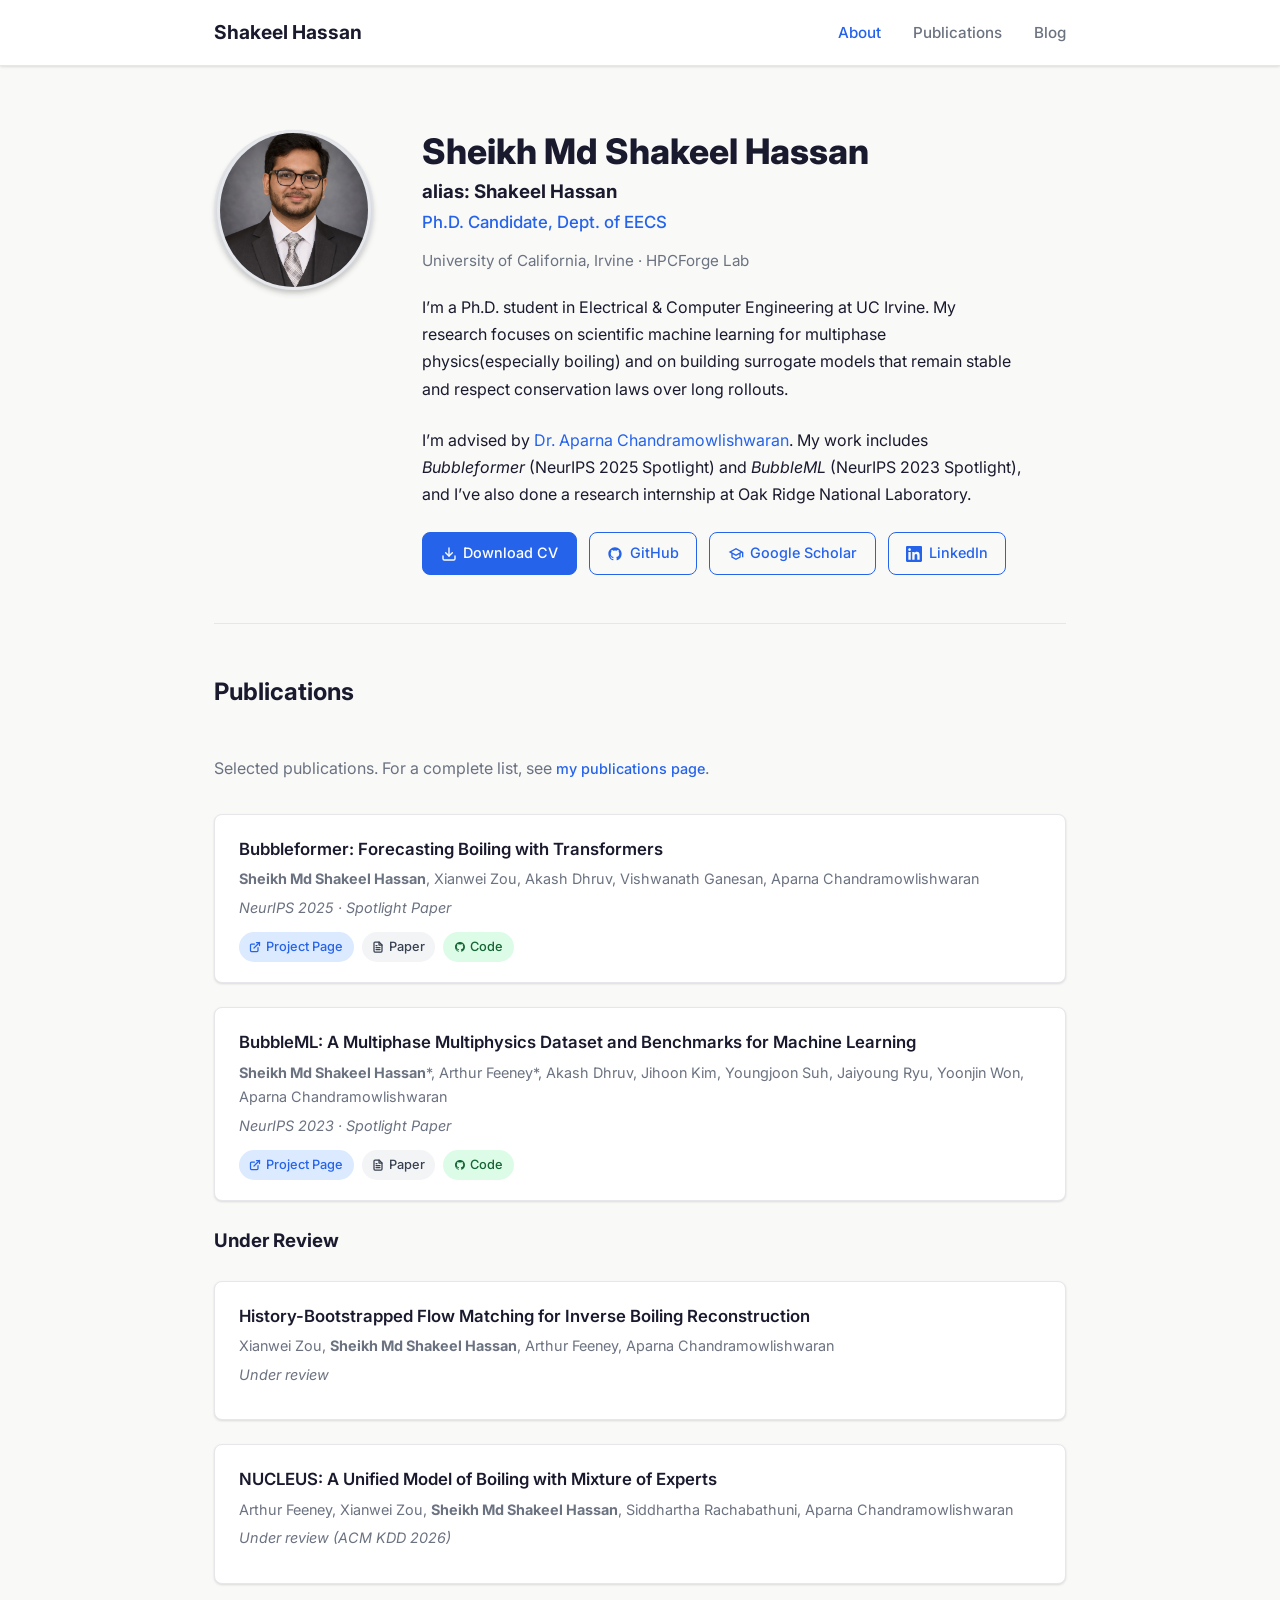
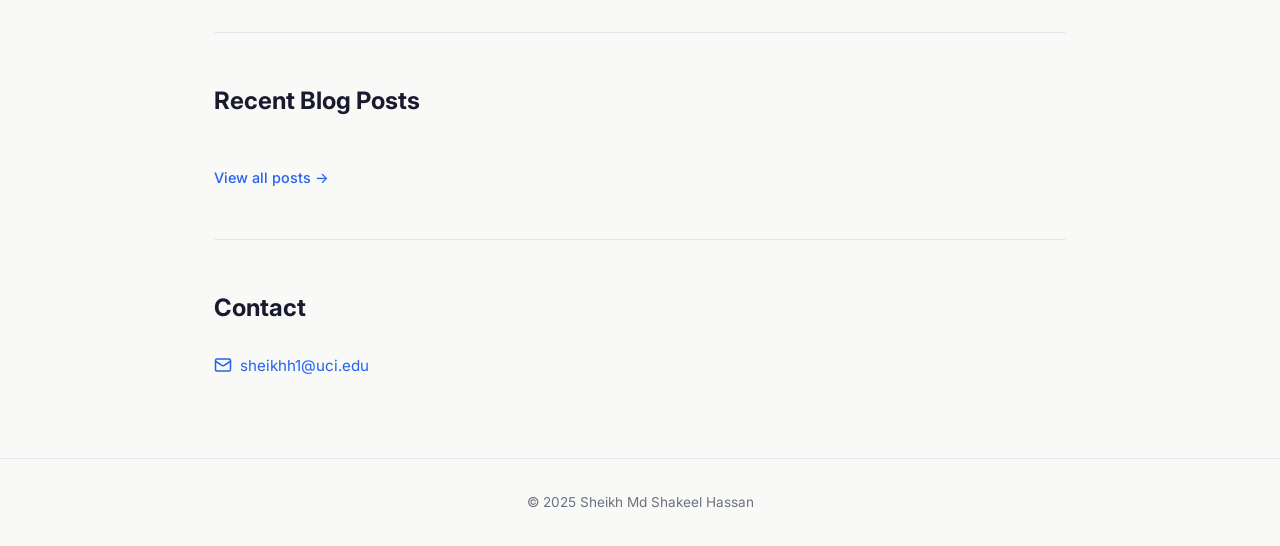
<file: index.html>
<!DOCTYPE html>
<html lang="en">
<head>
  <meta charset="UTF-8" />
  <meta name="viewport" content="width=device-width, initial-scale=1.0" />
  <title>Shakeel Hassan</title>
  <meta name="description" content="Personal website of Shakeel Hassan – researcher, engineer, and writer." />
  <link rel="preconnect" href="https://fonts.googleapis.com" />
  <link rel="preconnect" href="https://fonts.gstatic.com" crossorigin />
  <link href="https://fonts.googleapis.com/css2?family=Inter:wght@400;500;600;700;800&display=swap" rel="stylesheet" />
  <link rel="stylesheet" href="css/style.css" />
</head>
<body>

  <!-- ===== Navigation ===== -->
  <header class="site-header">
    <div class="container">
      <a href="index.html" class="site-title">Shakeel Hassan</a>
      <nav>
        <ul class="site-nav">
          <li><a href="#about" class="active">About</a></li>
          <li><a href="publications/index.html">Publications</a></li>
          <li><a href="blog/index.html">Blog</a></li>
        </ul>
      </nav>
    </div>
  </header>

  <main>
    <div class="container">

      <!-- ===== Hero / Bio ===== -->
      <section class="hero" id="about">
        <div class="hero-grid">
          <div class="profile-photo-placeholder" aria-hidden="true">
            <img src="assets/profile.png" alt="Photo of Shakeel Hassan" class="profile-photo" />
          </div>
          <div>
            <h1 class="hero-name">Sheikh Md Shakeel Hassan</h1>
            <h3>alias: Shakeel Hassan</h3>
            <p class="hero-title">Ph.D. Candidate, Dept. of EECS</p>
            <p class="hero-affiliation">University of California, Irvine · HPCForge Lab</p>
            <p class="hero-bio">
              I’m a Ph.D. student in Electrical & Computer Engineering at UC Irvine. 
              My research focuses on scientific machine learning for multiphase physics(especially boiling) and on building surrogate models that remain stable and respect conservation laws over long rollouts.
            </p>
            <p class="hero-bio">
              I’m advised by <a href="https://engineering.uci.edu/users/aparna-chandramowlishwaran" target="_blank" rel="noopener">Dr. Aparna Chandramowlishwaran</a>.
              My work includes <em>Bubbleformer</em> (NeurIPS 2025 Spotlight) and <em>BubbleML</em> (NeurIPS 2023 Spotlight),
              and I’ve also done a research internship at Oak Ridge National Laboratory.
            </p>
            <div class="hero-links">
              <a href="assets/cv.pdf" class="btn btn-primary" target="_blank" rel="noopener">
                <!-- download icon -->
                <svg width="16" height="16" viewBox="0 0 24 24" fill="none" stroke="currentColor" stroke-width="2" stroke-linecap="round" stroke-linejoin="round" aria-hidden="true">
                  <path d="M21 15v4a2 2 0 0 1-2 2H5a2 2 0 0 1-2-2v-4"/>
                  <polyline points="7 10 12 15 17 10"/>
                  <line x1="12" y1="15" x2="12" y2="3"/>
                </svg>
                Download CV
              </a>
              <a href="https://github.com/shakeel-hassan" class="btn btn-outline" target="_blank" rel="noopener">
                <svg width="16" height="16" viewBox="0 0 24 24" fill="currentColor" aria-hidden="true">
                  <path d="M12 2C6.477 2 2 6.477 2 12c0 4.418 2.865 8.166 6.839 9.489.5.092.682-.217.682-.482 0-.237-.009-.868-.013-1.703-2.782.604-3.369-1.342-3.369-1.342-.454-1.154-1.11-1.462-1.11-1.462-.908-.62.069-.608.069-.608 1.003.07 1.531 1.03 1.531 1.03.892 1.529 2.341 1.087 2.91.832.092-.647.35-1.088.636-1.338-2.22-.253-4.555-1.11-4.555-4.943 0-1.091.39-1.984 1.029-2.683-.103-.253-.446-1.27.098-2.647 0 0 .84-.269 2.75 1.025A9.578 9.578 0 0 1 12 6.836a9.59 9.59 0 0 1 2.504.337c1.909-1.294 2.747-1.025 2.747-1.025.546 1.377.202 2.394.1 2.647.64.699 1.028 1.592 1.028 2.683 0 3.842-2.339 4.687-4.566 4.935.359.309.678.919.678 1.852 0 1.336-.012 2.415-.012 2.743 0 .267.18.578.688.48C19.138 20.163 22 16.418 22 12c0-5.523-4.477-10-10-10z"/>
                </svg>
                GitHub
              </a>
              <a href="https://tinyurl.com/shakeelscholar" class="btn btn-outline" target="_blank" rel="noopener">
                <!-- scholar icon -->
                <svg width="16" height="16" viewBox="0 0 24 24" fill="currentColor" aria-hidden="true">
                  <path d="M12 3L1 9l4 2.18v6L12 21l7-3.82v-6l2-1.09V17h2V9L12 3zm6.82 6L12 12.72 5.18 9 12 5.28 18.82 9zM17 15.99l-5 2.73-5-2.73v-3.72L12 15l5-2.73v3.72z"/>
                </svg>
                Google Scholar
              </a>
              <a href="https://www.linkedin.com/in/smdshakeelhassan/" class="btn btn-outline" target="_blank" rel="noopener">
                <svg width="16" height="16" viewBox="0 0 24 24" fill="currentColor" aria-hidden="true">
                  <path d="M20.447 20.452h-3.554v-5.569c0-1.328-.027-3.037-1.852-3.037-1.853 0-2.136 1.445-2.136 2.939v5.667H9.351V9h3.414v1.561h.046c.477-.9 1.637-1.85 3.37-1.85 3.601 0 4.267 2.37 4.267 5.455v6.286zM5.337 7.433c-1.144 0-2.063-.926-2.063-2.065 0-1.138.92-2.063 2.063-2.063 1.14 0 2.064.925 2.064 2.063 0 1.139-.925 2.065-2.064 2.065zm1.782 13.019H3.555V9h3.564v11.452zM22.225 0H1.771C.792 0 0 .774 0 1.729v20.542C0 23.227.792 24 1.771 24h20.451C23.2 24 24 23.227 24 22.271V1.729C24 .774 23.2 0 22.222 0h.003z"/>
                </svg>
                LinkedIn
              </a>
            </div>
          </div>
        </div>
      </section>

      <!-- ===== Publications ===== -->
      <section class="section" id="publications">
        <h2 class="section-title">Publications</h2>
        <p class="section-subtitle">
          Selected publications. For a complete list, see <a href="publications/index.html" class="view-all-link">my publications page</a>.
        </p>

        <div class="publication-list">

          <!-- Publication 1 -->
          <article class="publication-card">
            <p class="pub-title">Bubbleformer: Forecasting Boiling with Transformers</p>
            <p class="pub-authors">
              <strong>Sheikh Md Shakeel Hassan</strong>, Xianwei Zou, Akash Dhruv, Vishwanath Ganesan, Aparna Chandramowlishwaran
            </p>
            <p class="pub-venue">NeurIPS 2025 · Spotlight Paper</p>
            <div class="pub-links">
              <a href="https://hpcforge.github.io/Bubbleformer/" class="tag tag-blue">
                <svg width="12" height="12" viewBox="0 0 24 24" fill="none" stroke="currentColor" stroke-width="2.5" stroke-linecap="round" stroke-linejoin="round" aria-hidden="true"><path d="M18 13v6a2 2 0 0 1-2 2H5a2 2 0 0 1-2-2V8a2 2 0 0 1 2-2h6"/><polyline points="15 3 21 3 21 9"/><line x1="10" y1="14" x2="21" y2="3"/></svg>
                Project Page
              </a>
              <a href="https://arxiv.org/pdf/2507.21244" class="tag tag-gray" target="_blank" rel="noopener">
                <svg width="12" height="12" viewBox="0 0 24 24" fill="none" stroke="currentColor" stroke-width="2.5" stroke-linecap="round" stroke-linejoin="round" aria-hidden="true"><path d="M14 2H6a2 2 0 0 0-2 2v16a2 2 0 0 0 2 2h12a2 2 0 0 0 2-2V8z"/><polyline points="14 2 14 8 20 8"/><line x1="16" y1="13" x2="8" y2="13"/><line x1="16" y1="17" x2="8" y2="17"/><polyline points="10 9 9 9 8 9"/></svg>
                Paper
              </a>
              <a href="https://github.com/HPCForge/bubbleformer/tree/main" class="tag tag-green" target="_blank" rel="noopener">
                <svg width="12" height="12" viewBox="0 0 24 24" fill="currentColor" aria-hidden="true"><path d="M12 2C6.477 2 2 6.477 2 12c0 4.418 2.865 8.166 6.839 9.489.5.092.682-.217.682-.482 0-.237-.009-.868-.013-1.703-2.782.604-3.369-1.342-3.369-1.342-.454-1.154-1.11-1.462-1.11-1.462-.908-.62.069-.608.069-.608 1.003.07 1.531 1.03 1.531 1.03.892 1.529 2.341 1.087 2.91.832.092-.647.35-1.088.636-1.338-2.22-.253-4.555-1.11-4.555-4.943 0-1.091.39-1.984 1.029-2.683-.103-.253-.446-1.27.098-2.647 0 0 .84-.269 2.75 1.025A9.578 9.578 0 0 1 12 6.836a9.59 9.59 0 0 1 2.504.337c1.909-1.294 2.747-1.025 2.747-1.025.546 1.377.202 2.394.1 2.647.64.699 1.028 1.592 1.028 2.683 0 3.842-2.339 4.687-4.566 4.935.359.309.678.919.678 1.852 0 1.336-.012 2.415-.012 2.743 0 .267.18.578.688.48C19.138 20.163 22 16.418 22 12c0-5.523-4.477-10-10-10z"/></svg>
                Code
              </a>
            </div>
          </article>

          <!-- Publication 2 -->
          <article class="publication-card">
            <p class="pub-title">
              BubbleML: A Multiphase Multiphysics Dataset and Benchmarks for Machine Learning
            </p>
            <p class="pub-authors">
              <strong>Sheikh Md Shakeel Hassan</strong>*, Arthur Feeney*, Akash Dhruv, Jihoon Kim, Youngjoon Suh, Jaiyoung Ryu, Yoonjin Won, Aparna Chandramowlishwaran
            </p>
            <p class="pub-venue">
              NeurIPS 2023 · Spotlight Paper
            </p>
            <div class="pub-links">
              <a href="https://hpcforge.github.io/BubbleML/" class="tag tag-blue">
                <svg width="12" height="12" viewBox="0 0 24 24" fill="none" stroke="currentColor" stroke-width="2.5" stroke-linecap="round" stroke-linejoin="round" aria-hidden="true"><path d="M18 13v6a2 2 0 0 1-2 2H5a2 2 0 0 1-2-2V8a2 2 0 0 1 2-2h6"/><polyline points="15 3 21 3 21 9"/><line x1="10" y1="14" x2="21" y2="3"/></svg>
                Project Page
              </a>
              <a href="https://proceedings.neurips.cc/paper_files/paper/2023/file/01726ae05d72ddba3ac784a5944fa1ef-Paper-Datasets_and_Benchmarks.pdf" class="tag tag-gray" target="_blank" rel="noopener">
                <svg width="12" height="12" viewBox="0 0 24 24" fill="none" stroke="currentColor" stroke-width="2.5" stroke-linecap="round" stroke-linejoin="round" aria-hidden="true"><path d="M14 2H6a2 2 0 0 0-2 2v16a2 2 0 0 0 2 2h12a2 2 0 0 0 2-2V8z"/><polyline points="14 2 14 8 20 8"/><line x1="16" y1="13" x2="8" y2="13"/><line x1="16" y1="17" x2="8" y2="17"/><polyline points="10 9 9 9 8 9"/></svg>
                Paper
              </a>
              <a href="https://github.com/HPCForge/BubbleML" class="tag tag-green" target="_blank" rel="noopener">
                <svg width="12" height="12" viewBox="0 0 24 24" fill="currentColor" aria-hidden="true"><path d="M12 2C6.477 2 2 6.477 2 12c0 4.418 2.865 8.166 6.839 9.489.5.092.682-.217.682-.482 0-.237-.009-.868-.013-1.703-2.782.604-3.369-1.342-3.369-1.342-.454-1.154-1.11-1.462-1.11-1.462-.908-.62.069-.608.069-.608 1.003.07 1.531 1.03 1.531 1.03.892 1.529 2.341 1.087 2.91.832.092-.647.35-1.088.636-1.338-2.22-.253-4.555-1.11-4.555-4.943 0-1.091.39-1.984 1.029-2.683-.103-.253-.446-1.27.098-2.647 0 0 .84-.269 2.75 1.025A9.578 9.578 0 0 1 12 6.836a9.59 9.59 0 0 1 2.504.337c1.909-1.294 2.747-1.025 2.747-1.025.546 1.377.202 2.394.1 2.647.64.699 1.028 1.592 1.028 2.683 0 3.842-2.339 4.687-4.566 4.935.359.309.678.919.678 1.852 0 1.336-.012 2.415-.012 2.743 0 .267.18.578.688.48C19.138 20.163 22 16.418 22 12c0-5.523-4.477-10-10-10z"/></svg>
                Code
              </a>
            </div>
          </article>

          <!-- Publication 3 -->
          <h3 class="section-mini-title">Under Review</h3>

            <article class="publication-card">
              <p class="pub-title">History-Bootstrapped Flow Matching for Inverse Boiling Reconstruction</p>
              <p class="pub-authors">Xianwei Zou, <strong>Sheikh Md Shakeel Hassan</strong>, Arthur Feeney, Aparna Chandramowlishwaran</p>
              <p class="pub-venue">Under review</p>
            </article>

            <article class="publication-card">
              <p class="pub-title">NUCLEUS: A Unified Model of Boiling with Mixture of Experts</p>
              <p class="pub-authors">
                Arthur Feeney, Xianwei Zou, <strong>Sheikh Md Shakeel Hassan</strong>, Siddhartha Rachabathuni, Aparna Chandramowlishwaran
              </p>
              <p class="pub-venue">Under review (ACM KDD 2026)</p>
            </article>

        </div>
      </section>

      <!-- ===== Blog ===== -->
      <section class="section" id="blog">
        <h2 class="section-title">Recent Blog Posts</h2>

        <!-- <div class="blog-list">

          <article class="blog-card">
            <div>
              <p class="blog-card-title">
                <a href="blog/posts/understanding-rlhf.html">Understanding Reinforcement Learning from Human Feedback</a>
              </p>
              <p class="blog-card-excerpt">
                A deep dive into RLHF — how it works, why it matters for large language models, and what the current open research questions are.
              </p>
            </div>
            <div class="blog-card-meta">
              <span class="blog-card-date">Feb 20, 2025</span>
              <span class="tag tag-blue">ML</span>
            </div>
          </article>

          <article class="blog-card">
            <div>
              <p class="blog-card-title">
                <a href="blog/posts/building-a-research-workflow.html">My Research Workflow: Tools and Habits that Work for Me</a>
              </p>
              <p class="blog-card-excerpt">
                After years of trial and error, here are the tools, habits, and mental models that keep me productive as a researcher.
              </p>
            </div>
            <div class="blog-card-meta">
              <span class="blog-card-date">Jan 10, 2025</span>
              <span class="tag tag-gray">Productivity</span>
            </div>
          </article>

          <article class="blog-card">
            <div>
              <p class="blog-card-title">
                <a href="blog/posts/multimodal-learning-primer.html">A Primer on Multimodal Learning</a>
              </p>
              <p class="blog-card-excerpt">
                What does it mean for a model to "see" and "read" at the same time? An accessible introduction to multimodal machine learning.
              </p>
            </div>
            <div class="blog-card-meta">
              <span class="blog-card-date">Nov 5, 2024</span>
              <span class="tag tag-blue">ML</span>
            </div>
          </article>

        </div> -->

        <a href="blog/index.html" class="view-all-link">View all posts →</a>
      </section>

      <!-- ===== Contact ===== -->
      <section class="section" id="contact">
        <h2 class="section-title">Contact</h2>
        <div class="contact-grid">
          <div class="contact-item">
            <svg width="18" height="18" viewBox="0 0 24 24" fill="none" stroke="currentColor" stroke-width="2" stroke-linecap="round" stroke-linejoin="round" aria-hidden="true"><rect x="2" y="4" width="20" height="16" rx="2"/><path d="m22 7-8.97 5.7a1.94 1.94 0 0 1-2.06 0L2 7"/></svg>
            <a href="mailto:sheikhh1@uci.edu">sheikhh1@uci.edu</a>
          </div>
      </section>

    </div><!-- /.container -->
  </main>

  <footer class="site-footer">
    <div class="container">
      <p>© 2025 Sheikh Md Shakeel Hassan</p>
    </div>
  </footer>

</body>
</html>
</file>
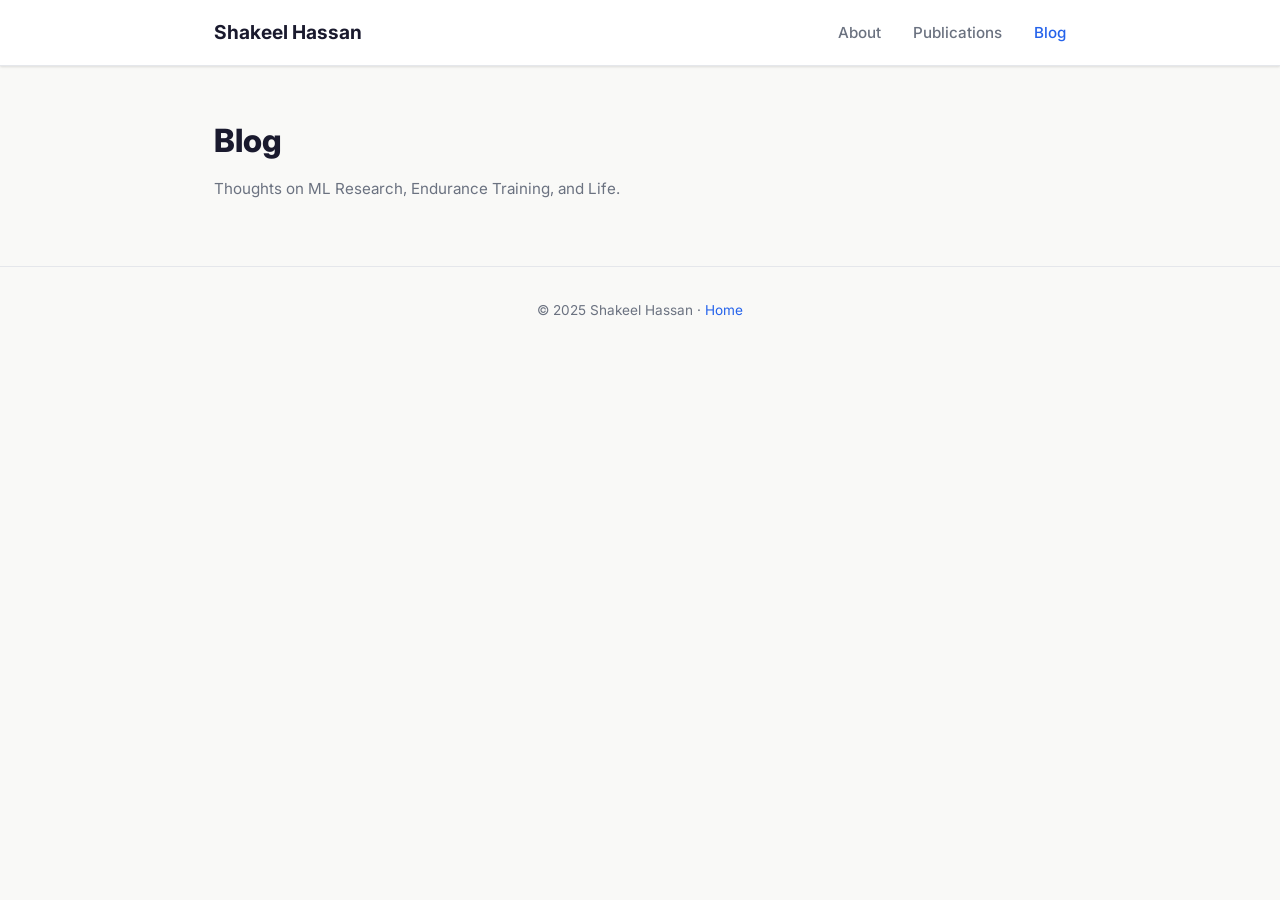
<file: blog/index.html>
<!DOCTYPE html>
<html lang="en">
<head>
  <meta charset="UTF-8" />
  <meta name="viewport" content="width=device-width, initial-scale=1.0" />
  <title>Blog – Shakeel Hassan</title>
  <meta name="description" content="Thoughts on machine learning, research, and software engineering by Shakeel Hassan." />
  <link rel="preconnect" href="https://fonts.googleapis.com" />
  <link rel="preconnect" href="https://fonts.gstatic.com" crossorigin />
  <link href="https://fonts.googleapis.com/css2?family=Inter:wght@400;500;600;700;800&display=swap" rel="stylesheet" />
  <link rel="stylesheet" href="../css/style.css" />
</head>
<body>

  <header class="site-header">
    <div class="container">
      <a href="../index.html" class="site-title">Shakeel Hassan</a>
      <nav>
        <ul class="site-nav">
          <li><a href="../index.html#about">About</a></li>
          <li><a href="../index.html#publications">Publications</a></li>
          <li><a href="index.html" class="active">Blog</a></li>
        </ul>
      </nav>
    </div>
  </header>

  <main>
    <div class="container">
      <div class="page-header">
        <h1>Blog</h1>
        <p class="meta">Thoughts on ML Research, Endurance Training, and Life.</p>
      </div>

      <!-- <div class="blog-page-list">

        <article class="blog-page-card">
          <h2><a href="posts/understanding-rlhf.html">Understanding Reinforcement Learning from Human Feedback</a></h2>
          <p class="meta">February 20, 2025 · <span class="tag tag-blue" style="font-size:0.78rem; padding:0.15rem 0.5rem;">ML</span></p>
          <p class="excerpt">
            A deep dive into RLHF — how it works, why it matters for large language models,
            and what the current open research questions are. We walk through reward modelling,
            PPO, and the subtle failure modes that make alignment hard.
          </p>
        </article>

        <article class="blog-page-card">
          <h2><a href="posts/building-a-research-workflow.html">My Research Workflow: Tools and Habits that Work for Me</a></h2>
          <p class="meta">January 10, 2025 · <span class="tag tag-gray" style="font-size:0.78rem; padding:0.15rem 0.5rem;">Productivity</span></p>
          <p class="excerpt">
            After years of trial and error, here are the tools, habits, and mental models that
            keep me productive as a researcher: from paper management to writing rituals and
            code organization.
          </p>
        </article>

        <article class="blog-page-card">
          <h2><a href="posts/multimodal-learning-primer.html">A Primer on Multimodal Learning</a></h2>
          <p class="meta">November 5, 2024 · <span class="tag tag-blue" style="font-size:0.78rem; padding:0.15rem 0.5rem;">ML</span></p>
          <p class="excerpt">
            What does it mean for a model to "see" and "read" at the same time? An accessible
            introduction to multimodal machine learning — from early fusion methods to
            modern contrastive and generative approaches.
          </p>
        </article>

      </div> -->
    </div>
  </main>

  <footer class="site-footer">
    <div class="container">
      <p>© 2025 Shakeel Hassan · <a href="../index.html">Home</a></p>
    </div>
  </footer>

</body>
</html>
</file>
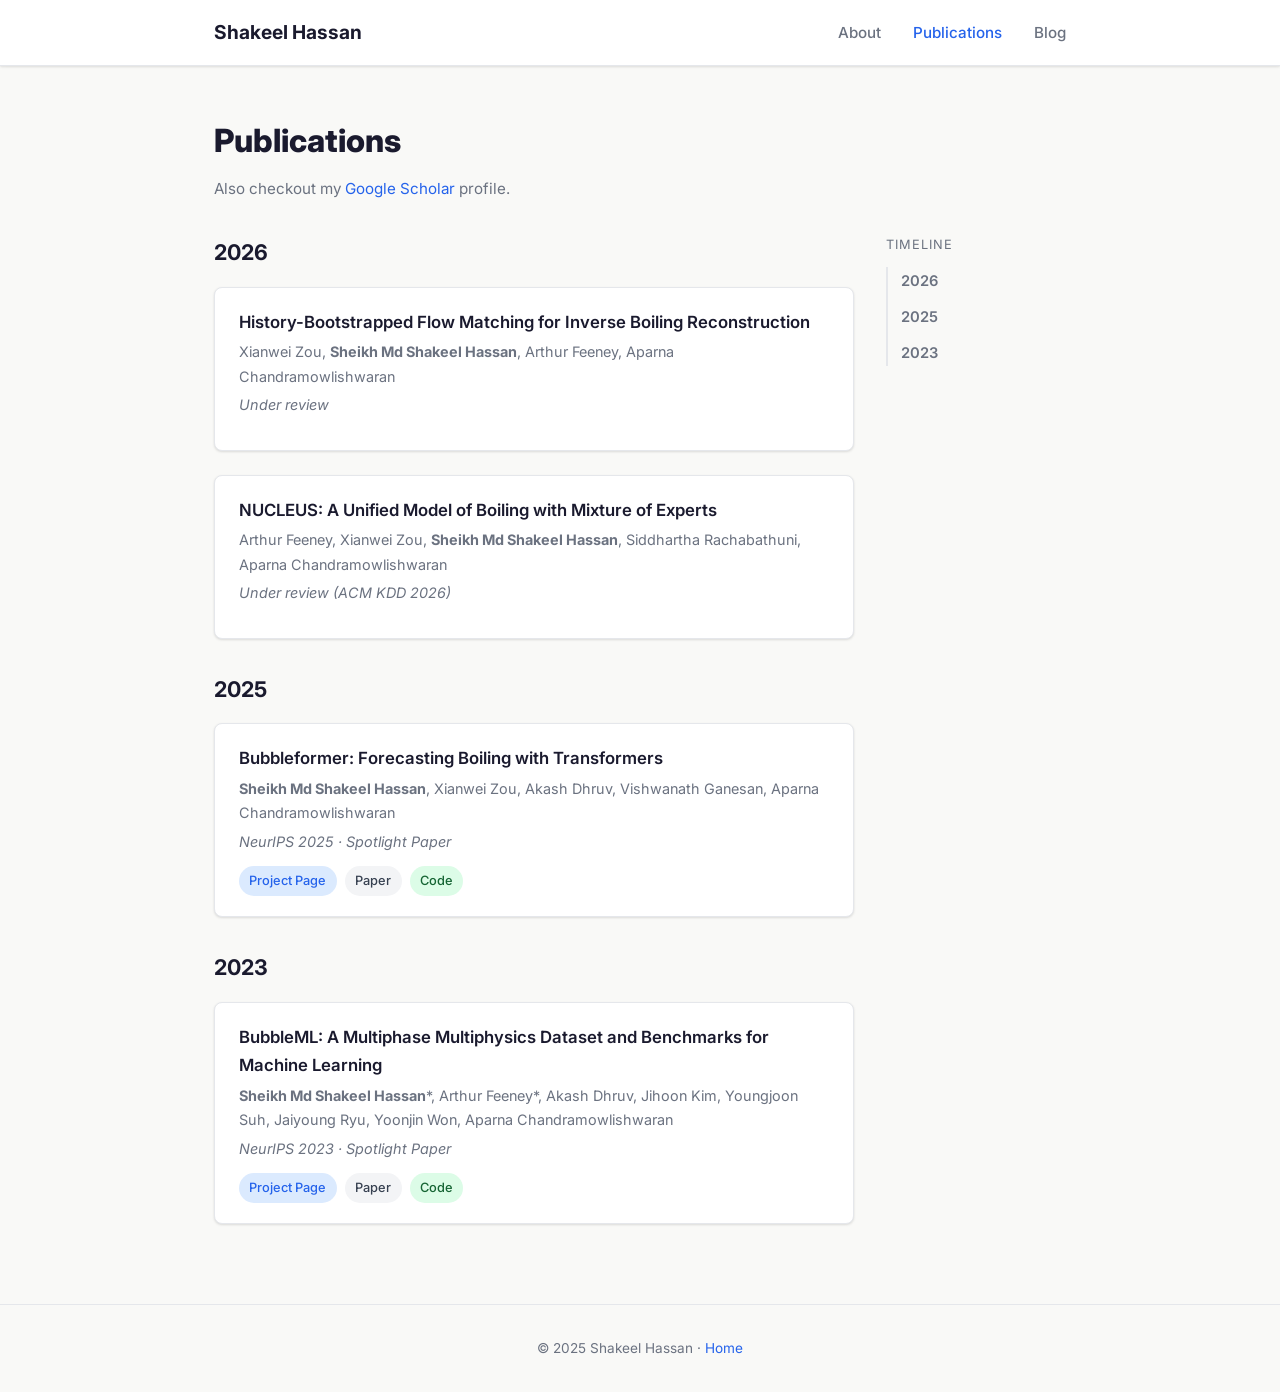
<file: publications/index.html>
<!DOCTYPE html>
<html lang="en">
<head>
  <meta charset="UTF-8" />
  <meta name="viewport" content="width=device-width, initial-scale=1.0" />
  <title>Publications – Shakeel Hassan</title>
  <meta name="description" content="Publications by Shakeel Hassan on scientific machine learning, multiphase boiling physics, and operator learning." />
  <link rel="preconnect" href="https://fonts.googleapis.com" />
  <link rel="preconnect" href="https://fonts.gstatic.com" crossorigin />
  <link href="https://fonts.googleapis.com/css2?family=Inter:wght@400;500;600;700;800&display=swap" rel="stylesheet" />
  <link rel="stylesheet" href="../css/style.css" />
</head>
<body>

  <header class="site-header">
    <div class="container">
      <a href="../index.html" class="site-title">Shakeel Hassan</a>
      <nav>
        <ul class="site-nav">
          <li><a href="../index.html#about">About</a></li>
          <li><a href="index.html" class="active">Publications</a></li>
          <li><a href="../blog/index.html">Blog</a></li>
        </ul>
      </nav>
    </div>
  </header>

  <main>
    <div class="container">
      <div class="page-header">
        <h1>Publications</h1>
        <p class="meta">
          Also checkout my <a href="https://tinyurl.com/shakeelscholar" target="_blank" rel="noopener">Google Scholar</a> profile.
        </p>
      </div>

      <div class="publications-layout">
        <section class="publications-main" aria-label="Publications by year">
          <div class="publication-year-group" id="year-2026">
            <h2 class="publication-year-heading">2026</h2>
            <div class="publication-list">
              <article class="publication-card">
                <p class="pub-title">History-Bootstrapped Flow Matching for Inverse Boiling Reconstruction</p>
                <p class="pub-authors">Xianwei Zou, <strong>Sheikh Md Shakeel Hassan</strong>, Arthur Feeney, Aparna Chandramowlishwaran</p>
                <p class="pub-venue">Under review</p>
              </article>

              <article class="publication-card">
                <p class="pub-title">NUCLEUS: A Unified Model of Boiling with Mixture of Experts</p>
                <p class="pub-authors">
                  Arthur Feeney, Xianwei Zou, <strong>Sheikh Md Shakeel Hassan</strong>, Siddhartha Rachabathuni, Aparna Chandramowlishwaran
                </p>
                <p class="pub-venue">Under review (ACM KDD 2026)</p>
              </article>
            </div>
          </div>

          <div class="publication-year-group" id="year-2025">
            <h2 class="publication-year-heading">2025</h2>
            <div class="publication-list">
              <article class="publication-card">
                <p class="pub-title">Bubbleformer: Forecasting Boiling with Transformers</p>
                <p class="pub-authors">
                  <strong>Sheikh Md Shakeel Hassan</strong>, Xianwei Zou, Akash Dhruv, Vishwanath Ganesan, Aparna Chandramowlishwaran
                </p>
                <p class="pub-venue">NeurIPS 2025 · Spotlight Paper</p>
                <div class="pub-links">
                  <a href="https://hpcforge.github.io/Bubbleformer/" class="tag tag-blue" target="_blank" rel="noopener">Project Page</a>
                  <a href="https://arxiv.org/pdf/2507.21244" class="tag tag-gray" target="_blank" rel="noopener">Paper</a>
                  <a href="https://github.com/HPCForge/bubbleformer/tree/main" class="tag tag-green" target="_blank" rel="noopener">Code</a>
                </div>
              </article>
            </div>
          </div>

          <div class="publication-year-group" id="year-2023">
            <h2 class="publication-year-heading">2023</h2>
            <div class="publication-list">
              <article class="publication-card">
                <p class="pub-title">
                  BubbleML: A Multiphase Multiphysics Dataset and Benchmarks for Machine Learning
                </p>
                <p class="pub-authors">
                  <strong>Sheikh Md Shakeel Hassan</strong>*, Arthur Feeney*, Akash Dhruv, Jihoon Kim, Youngjoon Suh,
                  Jaiyoung Ryu, Yoonjin Won, Aparna Chandramowlishwaran
                </p>
                <p class="pub-venue">NeurIPS 2023 · Spotlight Paper</p>
                <div class="pub-links">
                  <a href="https://hpcforge.github.io/BubbleML/" class="tag tag-blue" target="_blank" rel="noopener">Project Page</a>
                  <a href="https://proceedings.neurips.cc/paper_files/paper/2023/file/01726ae05d72ddba3ac784a5944fa1ef-Paper-Datasets_and_Benchmarks.pdf" class="tag tag-gray" target="_blank" rel="noopener">Paper</a>
                  <a href="https://github.com/HPCForge/BubbleML" class="tag tag-green" target="_blank" rel="noopener">Code</a>
                </div>
              </article>
            </div>
          </div>
        </section>

        <aside class="publication-timeline" aria-label="Publication timeline">
          <p class="publication-timeline-title">Timeline</p>
          <nav aria-label="Jump to publication year">
            <ul class="publication-timeline-list">
              <li><a href="#year-2026">2026</a></li>
              <li><a href="#year-2025">2025</a></li>
              <li><a href="#year-2023">2023</a></li>
            </ul>
          </nav>
        </aside>
      </div>
    </div>
  </main>

  <footer class="site-footer">
    <div class="container">
      <p>© 2025 Shakeel Hassan · <a href="../index.html">Home</a></p>
    </div>
  </footer>

</body>
</html>
</file>
<file: css/style.css>
/* ============================================================
   Global Reset & Base
   ============================================================ */
*, *::before, *::after {
  box-sizing: border-box;
  margin: 0;
  padding: 0;
}

:root {
  --color-bg: #f9f9f7;
  --color-surface: #ffffff;
  --color-primary: #2563eb;
  --color-primary-dark: #1d4ed8;
  --color-text: #1a1a2e;
  --color-muted: #6b7280;
  --color-border: #e5e7eb;
  --color-accent: #dbeafe;
  --font-sans: 'Inter', system-ui, -apple-system, sans-serif;
  --font-mono: 'Fira Code', 'Courier New', monospace;
  --radius: 0.5rem;
  --shadow: 0 1px 3px rgba(0,0,0,0.08), 0 1px 2px rgba(0,0,0,0.05);
  --shadow-md: 0 4px 6px rgba(0,0,0,0.07), 0 2px 4px rgba(0,0,0,0.05);
  --max-width: 900px;
}

html {
  scroll-behavior: smooth;
}

body {
  font-family: var(--font-sans);
  background: var(--color-bg);
  color: var(--color-text);
  line-height: 1.7;
  font-size: 16px;
}

a {
  color: var(--color-primary);
  text-decoration: none;
}

a:hover {
  color: var(--color-primary-dark);
  text-decoration: underline;
}

img {
  max-width: 100%;
  height: auto;
  display: block;
}

/* ============================================================
   Layout
   ============================================================ */
.container {
  max-width: var(--max-width);
  margin: 0 auto;
  padding: 0 1.5rem;
}

/* ============================================================
   Navigation
   ============================================================ */
.site-header {
  background: var(--color-surface);
  border-bottom: 1px solid var(--color-border);
  position: sticky;
  top: 0;
  z-index: 100;
  box-shadow: var(--shadow);
}

.site-header .container {
  display: flex;
  align-items: center;
  justify-content: space-between;
  padding-top: 1rem;
  padding-bottom: 1rem;
}

.site-title {
  font-size: 1.2rem;
  font-weight: 700;
  color: var(--color-text);
  text-decoration: none;
}

.site-title:hover {
  color: var(--color-primary);
  text-decoration: none;
}

.site-nav {
  display: flex;
  gap: 2rem;
  list-style: none;
}

.site-nav a {
  font-size: 0.95rem;
  font-weight: 500;
  color: var(--color-muted);
  transition: color 0.2s;
}

.site-nav a:hover,
.site-nav a.active {
  color: var(--color-primary);
  text-decoration: none;
}

/* ============================================================
   Hero / Bio
   ============================================================ */
.hero {
  padding: 4rem 0 3rem;
}

.hero-grid {
  display: grid;
  grid-template-columns: 160px 1fr;
  gap: 3rem;
  align-items: start;
}

.profile-photo {
  width: 160px;
  height: 160px;
  border-radius: 50%;
  object-fit: cover;
  border: 3px solid var(--color-border);
  box-shadow: var(--shadow-md);
  background: var(--color-accent);
}

.profile-photo-placeholder {
  width: 160px;
  height: 160px;
  border-radius: 50%;
  background: var(--color-accent);
  border: 3px solid var(--color-border);
  display: flex;
  align-items: center;
  justify-content: center;
  font-size: 4rem;
  box-shadow: var(--shadow-md);
}

.hero-name {
  font-size: 2.2rem;
  font-weight: 800;
  line-height: 1.2;
  margin-bottom: 0.25rem;
}

.hero-title {
  font-size: 1.05rem;
  color: var(--color-primary);
  font-weight: 500;
  margin-bottom: 0.75rem;
}

.hero-affiliation {
  font-size: 0.95rem;
  color: var(--color-muted);
  margin-bottom: 1.25rem;
}

.hero-bio {
  font-size: 1rem;
  color: var(--color-text);
  margin-bottom: 1.5rem;
  max-width: 600px;
}

.hero-links {
  display: flex;
  flex-wrap: wrap;
  gap: 0.75rem;
}

.btn {
  display: inline-flex;
  align-items: center;
  gap: 0.4rem;
  padding: 0.5rem 1.1rem;
  border-radius: var(--radius);
  font-size: 0.9rem;
  font-weight: 500;
  cursor: pointer;
  transition: background 0.2s, color 0.2s, box-shadow 0.2s;
  text-decoration: none;
}

.btn-primary {
  background: var(--color-primary);
  color: #fff;
  border: 1px solid var(--color-primary);
}

.btn-primary:hover {
  background: var(--color-primary-dark);
  color: #fff;
  text-decoration: none;
}

.btn-outline {
  background: transparent;
  color: var(--color-primary);
  border: 1px solid var(--color-primary);
}

.btn-outline:hover {
  background: var(--color-accent);
  color: var(--color-primary-dark);
  text-decoration: none;
}

/* ============================================================
   Sections
   ============================================================ */
.section {
  padding: 3rem 0;
  border-top: 1px solid var(--color-border);
}

.section-title {
  font-size: 1.5rem;
  font-weight: 700;
  margin-bottom: 1.5rem;
  color: var(--color-text);
}

.section-subtitle {
  font-size: 1rem;
  color: var(--color-muted);
  margin-bottom: 2rem;
}

/* ============================================================
   Publications
   ============================================================ */
.publication-list {
  display: flex;
  flex-direction: column;
  gap: 1.5rem;
}

.publication-card {
  background: var(--color-surface);
  border: 1px solid var(--color-border);
  border-radius: var(--radius);
  padding: 1.25rem 1.5rem;
  box-shadow: var(--shadow);
  transition: box-shadow 0.2s;
}

.publication-card:hover {
  box-shadow: var(--shadow-md);
}

.pub-title {
  font-size: 1.05rem;
  font-weight: 600;
  color: var(--color-text);
  margin-bottom: 0.25rem;
}

.pub-authors {
  font-size: 0.9rem;
  color: var(--color-muted);
  margin-bottom: 0.25rem;
}

.pub-venue {
  font-size: 0.9rem;
  font-style: italic;
  color: var(--color-muted);
  margin-bottom: 0.75rem;
}

.pub-links {
  display: flex;
  flex-wrap: wrap;
  gap: 0.5rem;
}

.tag {
  display: inline-flex;
  align-items: center;
  gap: 0.3rem;
  padding: 0.25rem 0.65rem;
  border-radius: 999px;
  font-size: 0.8rem;
  font-weight: 500;
  text-decoration: none;
  transition: background 0.2s, color 0.2s;
}

.tag-blue {
  background: var(--color-accent);
  color: var(--color-primary);
}

.tag-blue:hover {
  background: var(--color-primary);
  color: #fff;
  text-decoration: none;
}

.tag-gray {
  background: #f3f4f6;
  color: #374151;
}

.tag-gray:hover {
  background: #e5e7eb;
  color: #111;
  text-decoration: none;
}

.tag-green {
  background: #dcfce7;
  color: #166534;
}

.tag-green:hover {
  background: #16a34a;
  color: #fff;
  text-decoration: none;
}

/* ============================================================
   Blog
   ============================================================ */
.blog-list {
  display: flex;
  flex-direction: column;
  gap: 1.25rem;
}

.blog-card {
  background: var(--color-surface);
  border: 1px solid var(--color-border);
  border-radius: var(--radius);
  padding: 1.25rem 1.5rem;
  box-shadow: var(--shadow);
  display: flex;
  justify-content: space-between;
  align-items: flex-start;
  gap: 1rem;
  transition: box-shadow 0.2s;
}

.blog-card:hover {
  box-shadow: var(--shadow-md);
}

.blog-card-title {
  font-size: 1rem;
  font-weight: 600;
  color: var(--color-text);
  margin-bottom: 0.25rem;
}

.blog-card-title a {
  color: inherit;
}

.blog-card-title a:hover {
  color: var(--color-primary);
  text-decoration: none;
}

.blog-card-excerpt {
  font-size: 0.9rem;
  color: var(--color-muted);
}

.blog-card-meta {
  font-size: 0.8rem;
  color: var(--color-muted);
  white-space: nowrap;
  flex-shrink: 0;
}

.blog-card-date {
  display: block;
  text-align: right;
  margin-bottom: 0.25rem;
}

.view-all-link {
  margin-top: 1.25rem;
  display: inline-block;
  font-size: 0.9rem;
  font-weight: 500;
}

/* ============================================================
   Contact
   ============================================================ */
.contact-grid {
  display: flex;
  flex-wrap: wrap;
  gap: 1.5rem;
}

.contact-item {
  display: flex;
  align-items: center;
  gap: 0.5rem;
  font-size: 0.95rem;
  color: var(--color-text);
}

.contact-item svg {
  color: var(--color-primary);
  flex-shrink: 0;
}

/* ============================================================
   Footer
   ============================================================ */
.site-footer {
  border-top: 1px solid var(--color-border);
  padding: 2rem 0;
  margin-top: 2rem;
  text-align: center;
  font-size: 0.85rem;
  color: var(--color-muted);
}

/* ============================================================
   Publication / Blog Page
   ============================================================ */
.page-header {
  padding: 3rem 0 2rem;
}

.page-header h1 {
  font-size: 2rem;
  font-weight: 800;
  margin-bottom: 0.5rem;
}

.page-header .meta {
  color: var(--color-muted);
  font-size: 0.95rem;
}

.page-content {
  padding: 0 0 3rem;
}

.prose {
  max-width: 720px;
}

.prose h2 {
  font-size: 1.3rem;
  font-weight: 700;
  margin: 2rem 0 0.75rem;
}

.prose h3 {
  font-size: 1.1rem;
  font-weight: 600;
  margin: 1.5rem 0 0.5rem;
}

.prose p {
  margin-bottom: 1rem;
  line-height: 1.8;
}

.prose ul, .prose ol {
  margin: 0.75rem 0 1rem 1.5rem;
}

.prose li {
  margin-bottom: 0.4rem;
}

.prose pre {
  background: #1e293b;
  color: #e2e8f0;
  padding: 1rem 1.25rem;
  border-radius: var(--radius);
  overflow-x: auto;
  font-family: var(--font-mono);
  font-size: 0.875rem;
  margin: 1.25rem 0;
}

.prose code {
  font-family: var(--font-mono);
  font-size: 0.875em;
  background: #f1f5f9;
  padding: 0.1em 0.35em;
  border-radius: 0.25rem;
}

.prose pre code {
  background: none;
  padding: 0;
  font-size: inherit;
}

.prose blockquote {
  border-left: 4px solid var(--color-primary);
  padding-left: 1rem;
  color: var(--color-muted);
  margin: 1.25rem 0;
  font-style: italic;
}

.pub-abstract {
  background: var(--color-accent);
  border-left: 4px solid var(--color-primary);
  padding: 1rem 1.25rem;
  border-radius: 0 var(--radius) var(--radius) 0;
  margin: 1.5rem 0;
  font-size: 0.95rem;
  line-height: 1.75;
}

.pub-meta-grid {
  display: grid;
  grid-template-columns: auto 1fr;
  gap: 0.4rem 1rem;
  margin-bottom: 1.5rem;
  font-size: 0.95rem;
}

.pub-meta-grid dt {
  font-weight: 600;
  color: var(--color-muted);
}

/* ============================================================
   Blog index
   ============================================================ */
.blog-page-list {
  display: flex;
  flex-direction: column;
  gap: 1.5rem;
  padding-bottom: 3rem;
}

.blog-page-card {
  background: var(--color-surface);
  border: 1px solid var(--color-border);
  border-radius: var(--radius);
  padding: 1.5rem;
  box-shadow: var(--shadow);
  transition: box-shadow 0.2s;
}

.blog-page-card:hover {
  box-shadow: var(--shadow-md);
}

.blog-page-card h2 {
  font-size: 1.15rem;
  font-weight: 700;
  margin-bottom: 0.3rem;
}

.blog-page-card h2 a {
  color: var(--color-text);
}

.blog-page-card h2 a:hover {
  color: var(--color-primary);
  text-decoration: none;
}

.blog-page-card .meta {
  font-size: 0.85rem;
  color: var(--color-muted);
  margin-bottom: 0.75rem;
}

.blog-page-card .excerpt {
  font-size: 0.95rem;
  color: var(--color-text);
  line-height: 1.7;
}

/* ============================================================
   Publications index layout
   ============================================================ */
.publications-layout {
  display: grid;
  grid-template-columns: minmax(0, 1fr) 180px;
  gap: 2rem;
  align-items: start;
  padding-bottom: 3rem;
}

.publications-main {
  min-width: 0;
}

.publication-year-group {
  scroll-margin-top: 6rem;
  margin-bottom: 2rem;
}

.publication-year-group:last-child {
  margin-bottom: 0;
}

.publication-year-heading {
  font-size: 1.35rem;
  font-weight: 700;
  margin-bottom: 1rem;
  color: var(--color-text);
}

.publication-timeline {
  position: sticky;
  top: 5.5rem;
}

.publication-timeline-title {
  font-size: 0.8rem;
  text-transform: uppercase;
  letter-spacing: 0.08em;
  color: var(--color-muted);
  margin-bottom: 0.7rem;
}

.publication-timeline-list {
  list-style: none;
  border-left: 2px solid var(--color-border);
  padding-left: 0.8rem;
  display: flex;
  flex-direction: column;
  gap: 0.55rem;
}

.publication-timeline-list a {
  color: var(--color-muted);
  font-weight: 600;
  font-size: 0.92rem;
}

.publication-timeline-list a:hover {
  color: var(--color-primary);
  text-decoration: none;
}

/* ============================================================
   Back link
   ============================================================ */
.back-link {
  display: inline-flex;
  align-items: center;
  gap: 0.3rem;
  font-size: 0.9rem;
  color: var(--color-muted);
  margin-bottom: 1.5rem;
  margin-top: 1.5rem;
}

.back-link:hover {
  color: var(--color-primary);
  text-decoration: none;
}

/* ============================================================
   Responsive
   ============================================================ */
@media (max-width: 640px) {
  .hero-grid {
    grid-template-columns: 1fr;
    gap: 1.5rem;
  }

  .profile-photo,
  .profile-photo-placeholder {
    width: 120px;
    height: 120px;
    font-size: 3rem;
  }

  .hero-name {
    font-size: 1.7rem;
  }

  .site-header .container {
    flex-direction: column;
    gap: 0.75rem;
    align-items: flex-start;
  }

  .site-nav {
    gap: 1.25rem;
  }

  .blog-card {
    flex-direction: column;
  }

  .blog-card-meta {
    align-self: flex-end;
  }
}

@media (max-width: 900px) {
  .publications-layout {
    grid-template-columns: 1fr;
    gap: 1.25rem;
  }

  .publication-timeline {
    position: static;
  }

  .publication-timeline-list {
    border-left: 0;
    border-top: 2px solid var(--color-border);
    padding-left: 0;
    padding-top: 0.75rem;
    flex-direction: row;
    flex-wrap: wrap;
    gap: 0.75rem 1rem;
  }
}
</file>
